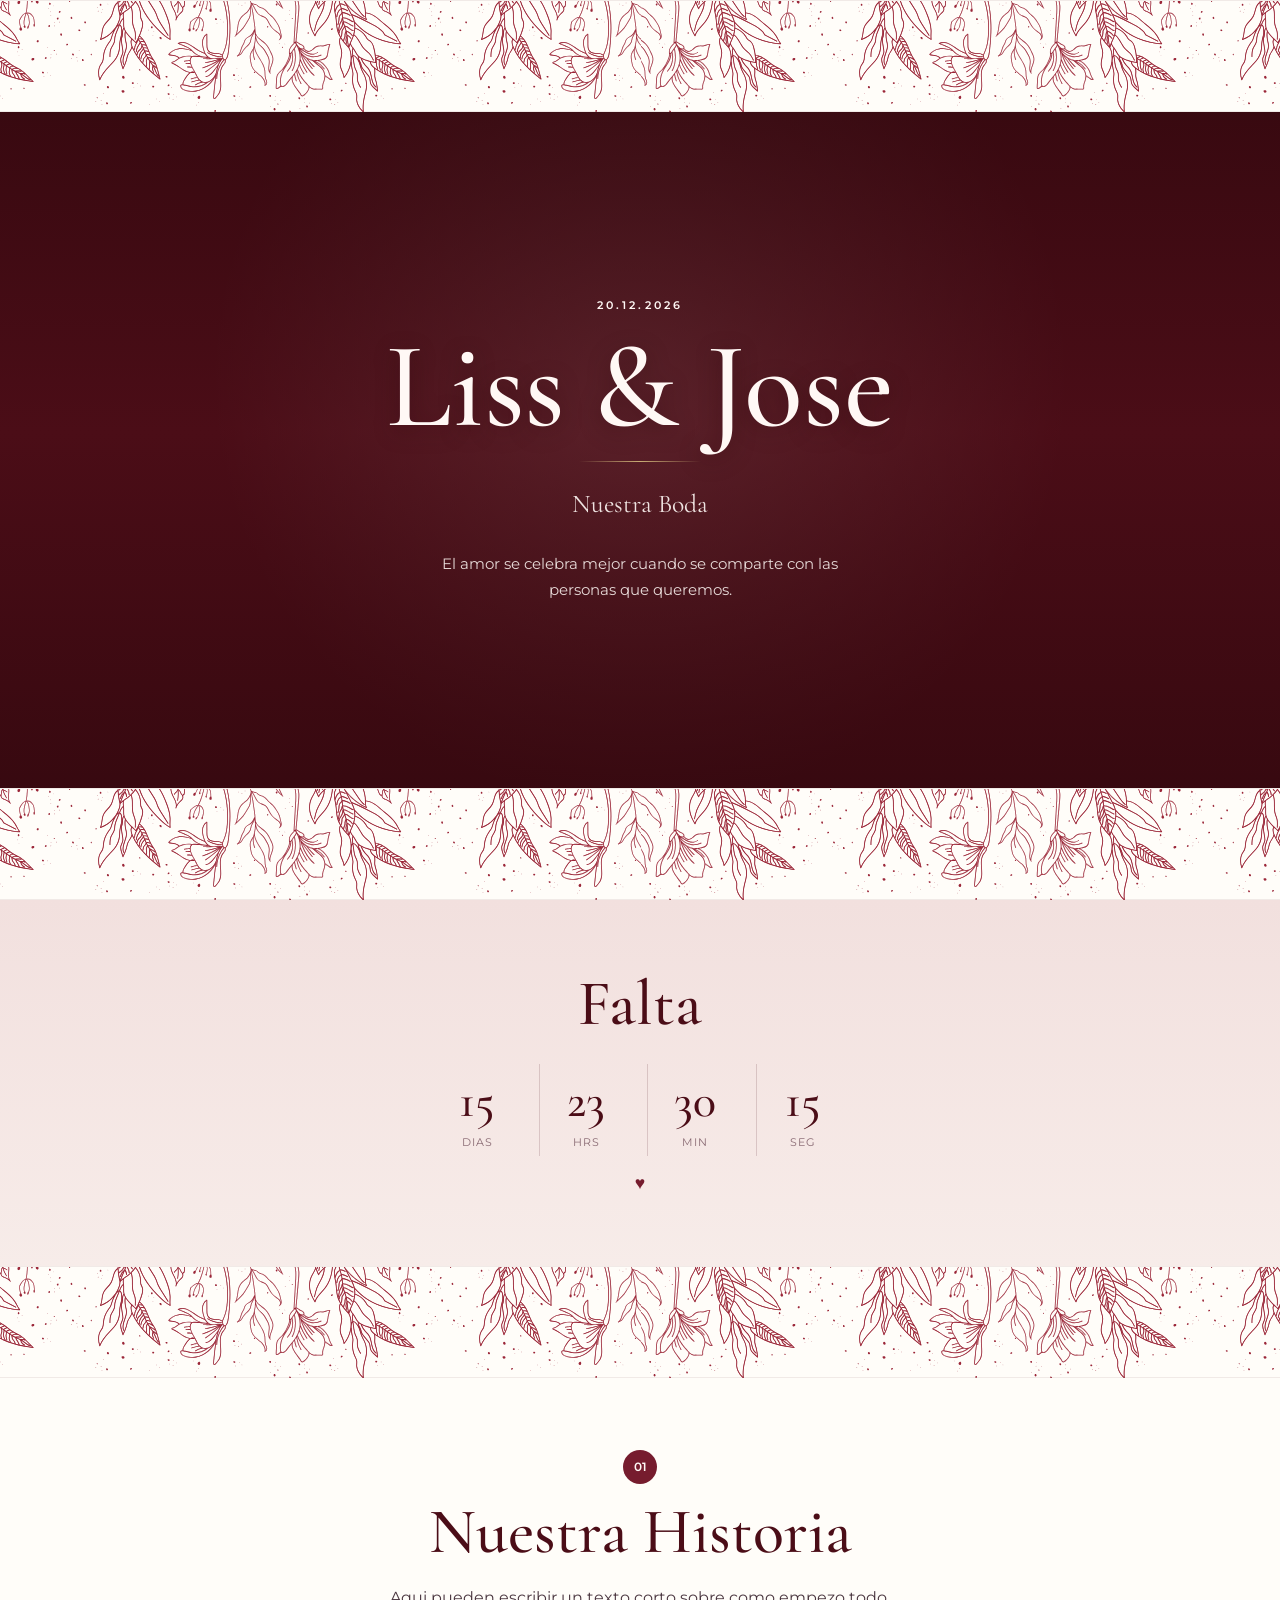
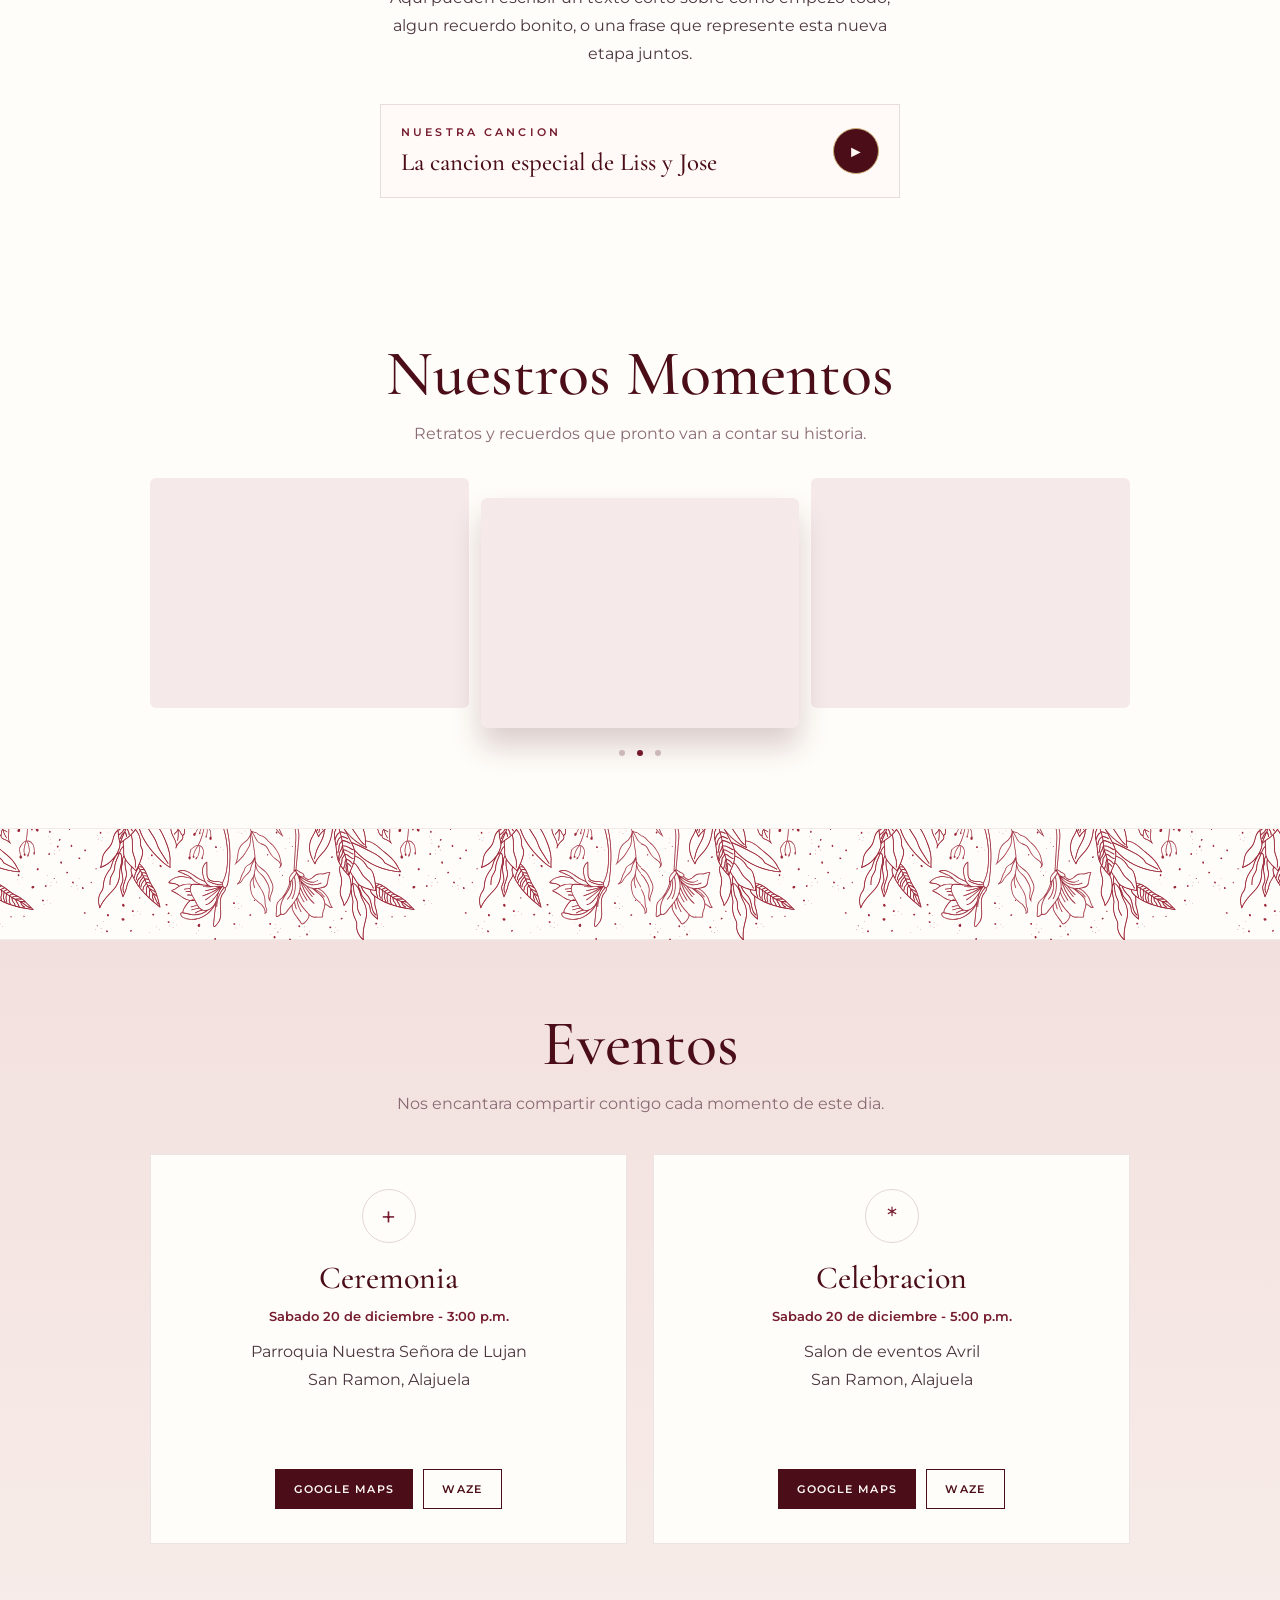
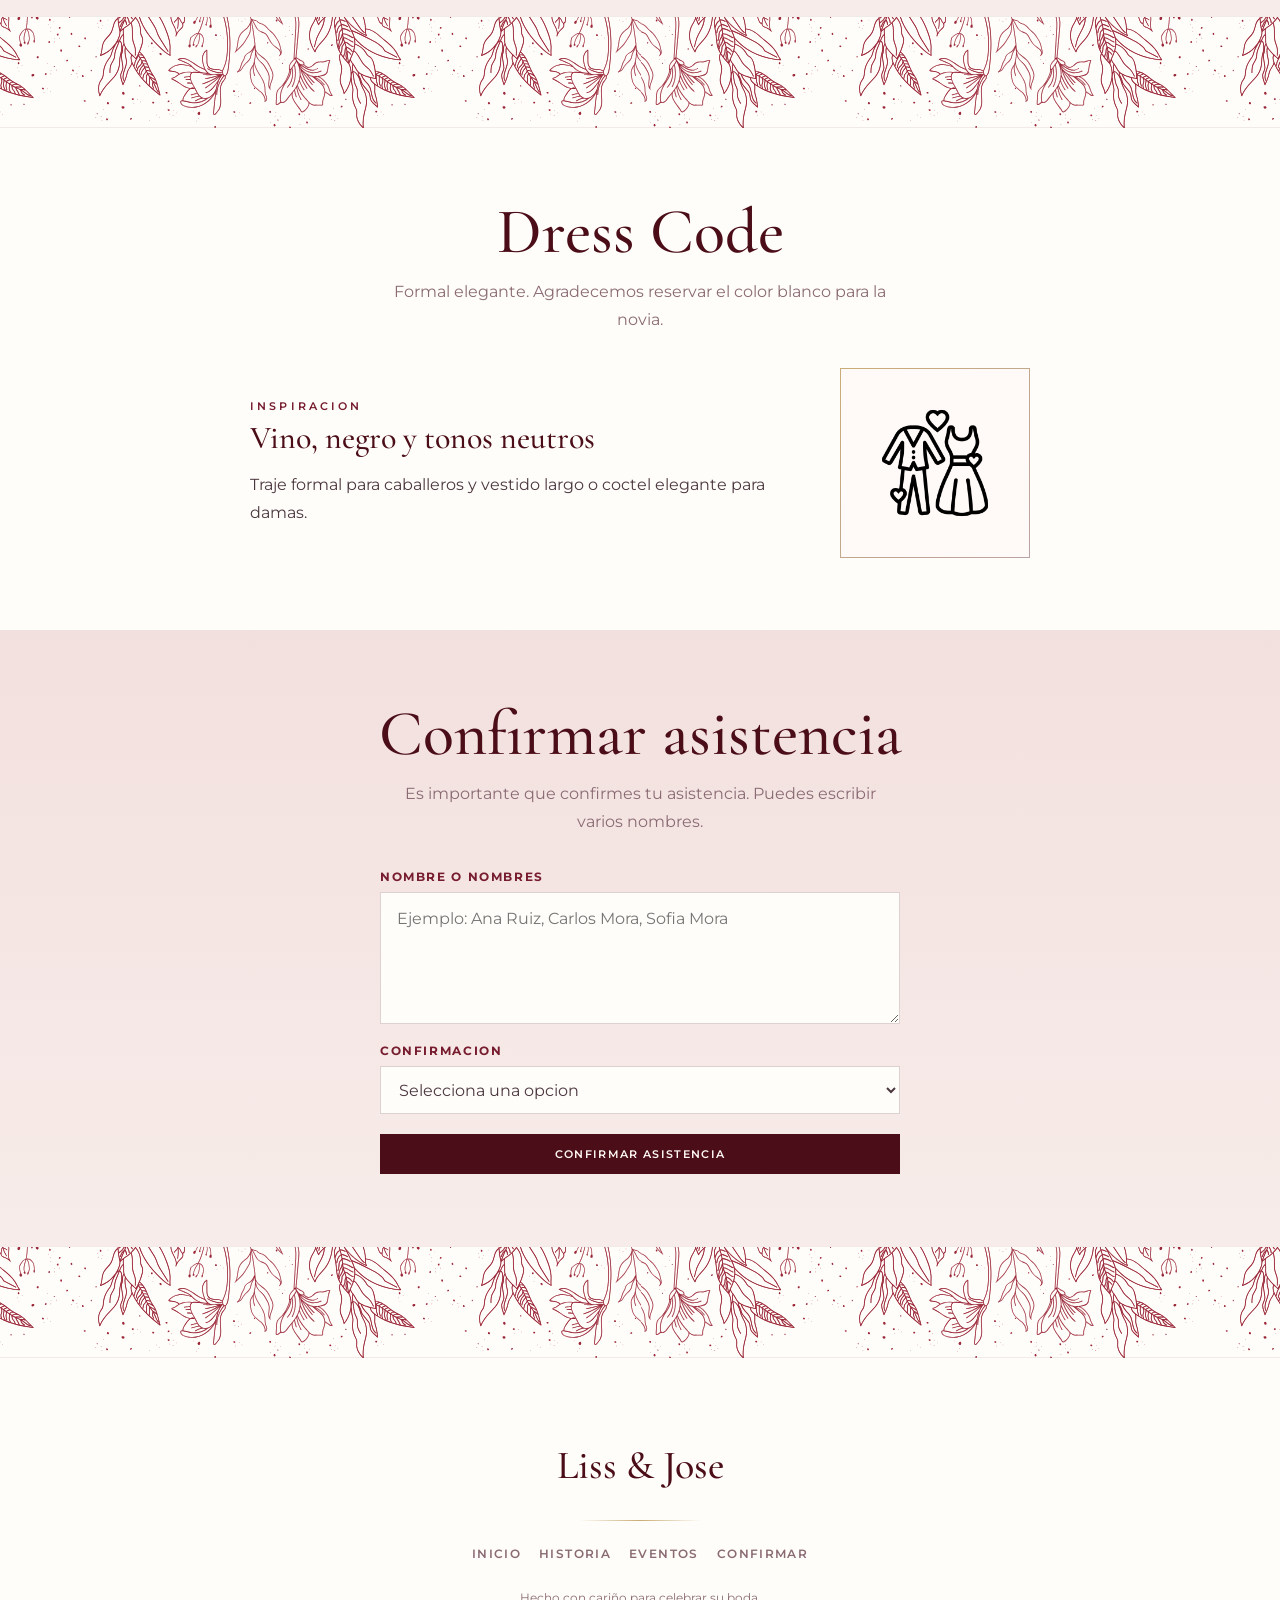
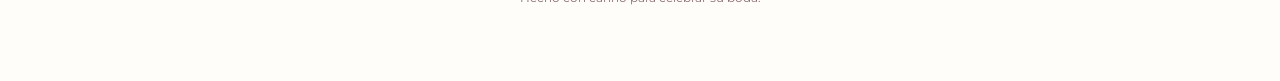
<file: invitacion-liss-jose/index.html>
<!DOCTYPE html>
<html lang="es">
<head>
  <meta charset="UTF-8">
  <meta name="viewport" content="width=device-width, initial-scale=1.0">
  <title>Boda de Liss y Jose</title>
  <meta name="description" content="Invitacion a la boda de Liss y Jose">
  <link rel="preconnect" href="https://fonts.googleapis.com">
  <link rel="preconnect" href="https://fonts.gstatic.com" crossorigin>
  <link href="https://fonts.googleapis.com/css2?family=Cormorant+Garamond:ital,wght@0,400;0,600;1,500&family=Montserrat:wght@300;400;500;600&display=swap" rel="stylesheet">
  <link rel="stylesheet" href="styles.css">
</head>
<body>
  <main class="invite-shell">
    <section class="hero section-pad" id="inicio">
      <div class="floral-band floral-band-top" aria-hidden="true"></div>
      <div class="hero-photo" aria-hidden="true"></div>
      <div class="hero-overlay"></div>
      <div class="hero-content reveal">
        <p class="eyebrow">20.12.2026</p>
        <h1>Liss & Jose</h1>
        <span class="ornament-line"></span>
        <p class="subtitle">Nuestra Boda</p>
        <p class="hero-note">El amor se celebra mejor cuando se comparte con las personas que queremos.</p>
      </div>
      <div class="floral-band floral-band-bottom" aria-hidden="true"></div>
    </section>

    <section class="countdown section-pad soft-section reveal" aria-labelledby="countdown-title">
      <h2 id="countdown-title">Falta</h2>
      <div class="countdown-grid" id="countdown" aria-live="polite">
        <div class="time-card"><strong id="days">00</strong><span>dias</span></div>
        <div class="time-card"><strong id="hours">00</strong><span>hrs</span></div>
        <div class="time-card"><strong id="minutes">00</strong><span>min</span></div>
        <div class="time-card"><strong id="seconds">00</strong><span>seg</span></div>
      </div>
      <span class="heart" aria-hidden="true">&hearts;</span>
    </section>

    <div class="floral-band" aria-hidden="true"></div>

    <section class="story section-pad reveal" id="historia" aria-labelledby="story-title">
      <p class="section-number">01</p>
      <h2 id="story-title">Nuestra Historia</h2>
      <p>
        Aqui pueden escribir un texto corto sobre como empezo todo, algun recuerdo bonito,
        o una frase que represente esta nueva etapa juntos.
      </p>
      <div class="music-card">
        <div>
          <span class="mini-label">Nuestra cancion</span>
          <strong>La cancion especial de Liss y Jose</strong>
        </div>
        <button class="icon-button" id="musicToggle" type="button" aria-label="Reproducir o pausar cancion">&#9658;</button>
        <audio id="song" preload="none">
          <source src="https://www.soundhelix.com/examples/mp3/SoundHelix-Song-1.mp3" type="audio/mpeg">
        </audio>
      </div>
    </section>

    <section class="moments section-pad reveal" id="momentos" aria-labelledby="moments-title">
      <h2 id="moments-title">Nuestros Momentos</h2>
      <p class="section-intro">Retratos y recuerdos que pronto van a contar su historia.</p>
      <div class="photo-grid">
        <figure>
          <video src="../imagenes/wedding-photo-animation-gif-download-5827058.mp4" autoplay muted loop playsinline></video>
        </figure>
        <figure class="featured-photo">
          <video src="../imagenes/wedding-photo-animation-gif-download-5827058.mp4" autoplay muted loop playsinline></video>
        </figure>
        <figure>
          <video src="../imagenes/wedding-photo-animation-gif-download-5827058.mp4" autoplay muted loop playsinline></video>
        </figure>
      </div>
      <div class="dots" aria-hidden="true"><span></span><span></span><span></span></div>
    </section>

    <div class="floral-band" aria-hidden="true"></div>

    <section class="events section-pad soft-section reveal" id="eventos" aria-labelledby="events-title">
      <h2 id="events-title">Eventos</h2>
      <p class="section-intro">Nos encantara compartir contigo cada momento de este dia.</p>
      <div class="event-list">
        <article class="event-card">
          <div class="event-icon" aria-hidden="true">+</div>
          <h3>Ceremonia</h3>
          <p class="event-meta">Sabado 20 de diciembre - 3:00 p.m.</p>
          <p>Parroquia Nuestra Se&ntilde;ora de Lujan<br>San Ramon, Alajuela</p>
          <div class="button-row">
            <a class="primary-button" href="https://maps.google.com" target="_blank" rel="noreferrer">Google Maps</a>
            <a class="secondary-button" href="https://waze.com/ul" target="_blank" rel="noreferrer">Waze</a>
          </div>
        </article>
        <article class="event-card">
          <div class="event-icon" aria-hidden="true">*</div>
          <h3>Celebracion</h3>
          <p class="event-meta">Sabado 20 de diciembre - 5:00 p.m.</p>
          <p>Salon de eventos Avril<br>San Ramon, Alajuela</p>
          <div class="button-row">
            <a class="primary-button" href="https://maps.google.com" target="_blank" rel="noreferrer">Google Maps</a>
            <a class="secondary-button" href="https://waze.com/ul" target="_blank" rel="noreferrer">Waze</a>
          </div>
        </article>
      </div>
    </section>

    <div class="floral-band" aria-hidden="true"></div>

    <section class="dress-code section-pad reveal" id="dress-code" aria-labelledby="dress-title">
      <h2 id="dress-title">Dress Code</h2>
      <p class="section-intro">Formal elegante. Agradecemos reservar el color blanco para la novia.</p>
      <div class="dress-layout">
        <div class="dress-copy">
          <span class="mini-label">Inspiracion</span>
          <h3>Vino, negro y tonos neutros</h3>
          <p>Traje formal para caballeros y vestido largo o coctel elegante para damas.</p>
        </div>
        <img src="../imagenes/atuendo.png" alt="Ejemplo de atuendo formal para la boda">
      </div>
    </section>

    <section class="rsvp section-pad soft-section reveal" id="confirmar" aria-labelledby="rsvp-title">
      <h2 id="rsvp-title">Confirmar asistencia</h2>
      <p class="section-intro">Es importante que confirmes tu asistencia. Puedes escribir varios nombres.</p>
      <form id="rsvpForm" class="rsvp-form">
        <label>
          <span>Nombre o nombres</span>
          <textarea id="guestNames" name="guestNames" rows="4" placeholder="Ejemplo: Ana Ruiz, Carlos Mora, Sofia Mora" required></textarea>
        </label>
        <label>
          <span>Confirmacion</span>
          <select id="attendance" name="attendance" required>
            <option value="">Selecciona una opcion</option>
            <option value="si">Si, asistiremos</option>
            <option value="no">No podremos asistir</option>
          </select>
        </label>
        <button class="primary-button submit-button" type="submit">Confirmar asistencia</button>
      </form>
      <div class="success-message" id="successMessage" hidden></div>
    </section>

    <div class="floral-band" aria-hidden="true"></div>

    <footer class="footer section-pad">
      <p class="footer-brand">Liss & Jose</p>
      <span class="ornament-line"></span>
      <nav aria-label="Secciones de la invitacion">
        <a href="#inicio">Inicio</a>
        <a href="#historia">Historia</a>
        <a href="#eventos">Eventos</a>
        <a href="#confirmar">Confirmar</a>
      </nav>
      <p class="credits">Hecho con cari&ntilde;o para celebrar su boda.</p>
    </footer>
  </main>

  <script src="script.js"></script>
  <script>
document.addEventListener("DOMContentLoaded", function () {
    // Configuración del observador
    const observerOptions = {
        root: null,          // Utiliza la ventana del navegador
        rootMargin: "0px",
        threshold: 0.15      // El elemento se activa cuando el 15% es visible en pantalla
    };

    const revealOnScroll = new IntersectionObserver((entries, observer) => {
        entries.forEach(entry => {
            if (entry.isIntersecting) {
                // Añade la clase que activa la animación
                entry.target.classList.add("is-visible");
                // Deja de observar el elemento para que la animación solo ocurra una vez
                observer.unobserve(entry.target);
            }
        });
    }, observerOptions);

    // Selecciona todos los elementos con la clase .reveal y los asigna al observador
    const revealElements = document.querySelectorAll(".reveal");
    revealElements.forEach(el => revealOnScroll.observe(el));
});
</script>
</body>
</html>
</file>
<file: invitacion-liss-jose/styles.css>
:root {
  --wine-950: #2a060b;
  --wine-900: #4b0d17;
  --wine-700: #761c2e;
  --wine-500: #a54658;
  --rose-100: #f5e9ea;
  --rose-50: #fbf6f4;
  --paper: #fffdf9;
  --mist: #f2e0de;
  --gold: #c9ad75;
  --ink: #4b3740;
  --muted: #8a6b74;
  --shadow: 0 22px 55px rgba(75, 13, 23, 0.18);
}

/* CORREGIDO: Selector universal */
*,
*::before,
*::after {
  box-sizing: border-box;
}

html {
  scroll-behavior: smooth;
}

body {
  margin: 0;
  min-height: 100vh;
  color: var(--ink);
  background: var(--rose-100);
  font-family: "Montserrat", Arial, sans-serif;
}

body::before {
  content: "";
  position: fixed;
  inset: 0;
  pointer-events: none;
  background-image: radial-gradient(rgba(75, 13, 23, 0.08) 1px, transparent 1px);
  background-size: 24px 24px;
  opacity: 0.28;
}

img,
video {
  max-width: 100%;
  display: block;
}

a {
  color: inherit;
}

button,
input,
select,
textarea {
  font: inherit;
}

.invite-shell {
  width: 100%;
  margin: 0 auto;
  overflow: hidden;
  background: var(--paper);
}

.section-pad {
  padding: 72px clamp(20px, 5vw, 72px);
}

h1,
h2,
h3,
.footer-brand {
  margin: 0;
  color: var(--wine-900);
  font-family: "Cormorant Garamond", Georgia, serif;
  font-weight: 500;
  letter-spacing: 0;
}

h1 {
  font-size: clamp(3.2rem, 12vw, 7.6rem);
  line-height: 0.9;
  color: #fff8f5;
  text-shadow: 0 5px 22px rgba(42, 6, 11, 0.38);
}

h2 {
  font-size: clamp(2.2rem, 8vw, 4rem);
  line-height: 1;
  text-align: center;
}

h3 {
  font-size: 2rem;
  line-height: 1.05;
}

p {
  line-height: 1.75;
}

.hero {
  position: relative;
  min-height: 100dvh; /* MEJORADO: Adapta exacto a la pantalla móvil */
  display: grid;
  place-items: center;
  overflow: hidden;
  color: #fff8f5;
  text-align: center;
  background: var(--wine-900);
}

.hero-photo,
.hero-overlay {
  position: absolute;
  inset: 0;
  width: 100%;
  height: 100%;
}

/* CORREGIDO: Sintaxis de filter */
.hero-photo {
  background-image: url("https://images.unsplash.com/photo-1519741497674-611481863552?auto=format&fit=crop&w=1920&q=80");
  background-size: cover;
  background-position: center 25%;
  opacity: 0.7;
  filter: sepia(0.12) saturate(0.82) contrast(0.96);
}

.hero-overlay {
  background:
    linear-gradient(180deg, rgba(42, 6, 11, 0.76), rgba(75, 13, 23, 0.44) 48%, rgba(42, 6, 11, 0.78)),
    radial-gradient(circle at 50% 42%, rgba(255, 244, 238, 0.16), transparent 52%);
}

.hero-content {
  position: relative;
  z-index: 2;
  width: min(100%, 720px);
  padding: 60px 22px;
}

.eyebrow,
.mini-label {
  margin: 0 0 16px;
  color: inherit;
  font-size: 0.7rem;
  font-weight: 600;
  letter-spacing: 0.28em;
  text-transform: uppercase;
}

.subtitle {
  margin: 20px 0 24px;
  color: rgba(255, 248, 245, 0.9);
  font-family: "Cormorant Garamond", Georgia, serif;
  font-size: 1.6rem;
}

.hero-note {
  width: min(100%, 420px);
  margin: 0 auto;
  color: rgba(255, 248, 245, 0.86);
  font-size: 0.95rem;
}

.ornament-line {
  display: block;
  width: 122px;
  height: 1px;
  margin: 20px auto 0;
  background: linear-gradient(90deg, transparent, var(--gold), transparent);
}

.floral-band {
  min-height: 112px;
  background-image: url("assets/magnolias-divisor-wine.svg");
  background-color: #fffdf9;
  background-size: auto 112px;
  background-repeat: repeat-x;
  background-position: center top;
  border-block: 1px solid rgba(75, 13, 23, 0.08);
}

.floral-band-top,
.floral-band-bottom {
  position: absolute;
  left: 0;
  right: 0;
  z-index: 3;
}

.floral-band-top {
  top: 0;
}

.floral-band-bottom {
  bottom: 0;
}

.soft-section {
  background: linear-gradient(180deg, var(--mist), #f7ece9);
}

.countdown {
  text-align: center;
}

.countdown-grid {
  display: grid;
  grid-template-columns: repeat(4, minmax(0, 1fr));
  gap: 14px;
  width: min(100%, 420px);
  margin: 28px auto 16px;
}

.time-card {
  min-height: 92px;
  display: grid;
  place-items: center;
  align-content: center;
  gap: 5px;
  border-left: 1px solid rgba(75, 13, 23, 0.16);
}

.time-card:first-child {
  border-left: 0;
}

.time-card strong {
  color: var(--wine-900);
  font-family: "Cormorant Garamond", Georgia, serif;
  font-size: clamp(2rem, 8vw, 3rem);
  font-weight: 500;
}

.time-card span {
  color: var(--muted);
  font-size: 0.68rem;
  letter-spacing: 0.08em;
  text-transform: uppercase;
}

.heart {
  color: var(--wine-700);
  font-size: 1.1rem;
}

.story {
  text-align: center;
}

.story > p:not(.section-number) {
  width: min(100%, 520px);
  margin: 20px auto 0;
}

.section-number {
  width: 34px;
  height: 34px;
  display: grid;
  place-items: center;
  margin: 0 auto 16px;
  border-radius: 999px;
  background: var(--wine-700);
  color: #fff8f5;
  font-size: 0.76rem;
  font-weight: 600;
}

.section-intro {
  width: min(100%, 520px);
  margin: 14px auto 30px;
  color: var(--muted);
  text-align: center;
}

.music-card {
  width: min(100%, 520px);
  min-height: 92px;
  display: flex;
  align-items: center;
  justify-content: space-between;
  gap: 20px;
  margin: 36px auto 0;
  padding: 20px;
  border: 1px solid rgba(75, 13, 23, 0.12);
  background: #fffaf7;
  text-align: left;
}

.music-card .mini-label,
.dress-copy .mini-label {
  display: block;
  margin: 0 0 8px;
  color: var(--wine-700);
}

.music-card strong {
  color: var(--wine-900);
  font-family: "Cormorant Garamond", Georgia, serif;
  font-size: 1.55rem;
  font-weight: 500;
}

.icon-button {
  width: 46px;
  height: 46px;
  flex: 0 0 46px;
  border: 1px solid var(--gold);
  border-radius: 999px;
  color: #fff8f5;
  background: var(--wine-900);
  cursor: pointer;
}

.moments {
  background: var(--paper);
}

.photo-grid {
  display: grid;
  grid-template-columns: repeat(3, 1fr);
  gap: 12px;
  align-items: stretch;
  width: min(100%, 980px);
  margin: 0 auto;
}

.photo-grid figure {
  margin: 0;
  min-height: 230px;
  overflow: hidden;
  background: var(--rose-100);
  border-radius: 6px;
}

/* MEJORADO: Ajuste de fotos uniforme */
.photo-grid img,
.photo-grid video {
  width: 100%;
  height: 100%;
  object-fit: cover;
}

.featured-photo {
  transform: translateY(20px);
  box-shadow: 0 18px 30px rgba(75, 13, 23, 0.2);
}

.dots {
  display: flex;
  justify-content: center;
  gap: 12px;
  margin-top: 42px;
}

.dots span {
  width: 6px;
  height: 6px;
  border-radius: 50%;
  background: rgba(75, 13, 23, 0.24);
}

.dots span:nth-child(2) {
  background: var(--wine-700);
}

.event-list {
  display: grid;
  grid-template-columns: repeat(2, minmax(0, 1fr));
  gap: 26px;
  width: min(100%, 980px);
  margin-top: 36px;
  margin-inline: auto;
}

.event-card {
  min-height: 390px;
  display: flex;
  flex-direction: column;
  align-items: center;
  padding: 34px 24px;
  background: #fffdf9;
  border: 1px solid rgba(75, 13, 23, 0.1);
  text-align: center;
}

.event-icon {
  width: 54px;
  height: 54px;
  display: grid;
  place-items: center;
  margin-bottom: 18px;
  border: 1px solid rgba(75, 13, 23, 0.16);
  border-radius: 999px;
  color: var(--wine-700);
  font-size: 1.6rem;
}

.event-card p {
  margin: 10px 0 0;
}

.event-meta {
  color: var(--wine-700);
  font-size: 0.82rem;
  font-weight: 600;
}

.button-row {
  display: flex;
  flex-wrap: wrap;
  justify-content: center;
  gap: 10px;
  margin-top: auto;
  padding-top: 24px;
}

.primary-button,
.secondary-button {
  min-height: 40px;
  display: inline-flex;
  align-items: center;
  justify-content: center;
  padding: 11px 18px;
  border: 1px solid var(--wine-900);
  text-decoration: none;
  text-transform: uppercase;
  letter-spacing: 0.12em;
  font-size: 0.7rem;
  font-weight: 600;
  transition: transform 180ms ease, background 180ms ease, color 180ms ease;
}

.primary-button {
  color: #fff8f5;
  background: var(--wine-900);
}

.secondary-button {
  color: var(--wine-900);
  background: transparent;
}

.primary-button:hover,
.secondary-button:hover,
.icon-button:hover {
  transform: translateY(-2px);
}

.secondary-button:hover {
  color: #fff8f5;
  background: var(--wine-900);
}

.dress-code {
  background: var(--paper);
}

.dress-layout {
  display: grid;
  grid-template-columns: minmax(0, 1fr) 190px;
  align-items: center;
  gap: 34px;
  width: min(100%, 780px);
  margin: 34px auto 0;
}

.dress-copy {
  text-align: left;
}

.dress-copy p {
  margin-bottom: 0;
}

.dress-layout img {
  width: 190px;
  aspect-ratio: 1;
  object-fit: contain;
  padding: 20px;
  background:
    linear-gradient(#fffaf7, #fffaf7) padding-box,
    linear-gradient(135deg, var(--gold), rgba(75, 13, 23, 0.38)) border-box;
  border: 1px solid transparent;
}

.rsvp-form {
  width: min(100%, 520px);
  display: grid;
  gap: 20px;
  margin: 34px auto 0;
}

.rsvp-form label {
  display: grid;
  gap: 8px;
  text-align: left;
}

.rsvp-form span {
  color: var(--wine-700);
  font-size: 0.72rem;
  font-weight: 700;
  letter-spacing: 0.14em;
  text-transform: uppercase;
}

.rsvp-form textarea,
.rsvp-form select {
  width: 100%;
  border: 1px solid rgba(75, 13, 23, 0.18);
  background: #fffdf9;
  color: var(--ink);
  outline: none;
}

.rsvp-form textarea {
  min-height: 132px;
  resize: vertical;
  padding: 16px;
}

.rsvp-form select {
  min-height: 48px;
  padding: 0 14px;
}

.rsvp-form textarea:focus,
.rsvp-form select:focus {
  border-color: var(--wine-700);
  box-shadow: 0 0 0 3px rgba(118, 28, 46, 0.12);
}

.submit-button {
  width: 100%;
  border-radius: 0;
  cursor: pointer;
}

.success-message {
  width: min(100%, 520px);
  margin: 24px auto 0;
  padding: 18px;
  border: 1px solid rgba(75, 13, 23, 0.14);
  background: rgba(255, 253, 249, 0.78);
  color: var(--wine-900);
  text-align: center;
  line-height: 1.6;
}

.footer {
  background: var(--paper);
  text-align: center;
}

.footer-brand {
  font-size: 2.5rem;
}

.footer nav {
  display: flex;
  flex-wrap: wrap;
  justify-content: center;
  gap: 18px;
  margin: 26px 0;
}

.footer a {
  color: var(--muted);
  font-size: 0.72rem;
  font-weight: 600;
  letter-spacing: 0.12em;
  text-decoration: none;
  text-transform: uppercase;
}

.credits {
  margin: 0;
  color: var(--muted);
  font-size: 0.78rem;
}

.reveal {
  opacity: 0;
  transform: translateY(18px);
  transition: opacity 600ms ease, transform 600ms ease;
}

.reveal.is-visible {
  opacity: 1;
  transform: translateY(0);
}

/* MEDIA QUERIES OPTIMIZADAS */
@media (max-width: 640px) {
  .section-pad {
    padding: 52px 20px;
  }

  .hero {
    min-height: 100dvh;
  }

  .floral-band {
    min-height: 86px;
    background-size: auto 86px;
  }

  .countdown-grid {
    gap: 4px;
  }

  .time-card {
    min-height: 78px;
  }

  .photo-grid {
    grid-template-columns: 1fr;
  }

  .photo-grid figure,
  .featured-photo {
    min-height: 260px;
    transform: none;
  }

  .event-list,
  .dress-layout {
    grid-template-columns: 1fr;
  }

  .dress-copy {
    text-align: center;
  }

  .dress-layout img {
    justify-self: center;
  }

  .button-row {
    width: 100%;
  }

  .primary-button,
  .secondary-button {
    flex: 1 1 150px;
  }
  /* ==========================================
   EFECTO DE APARICIÓN AL HACER SCROLL (REVEAL)
   ========================================== */

/* Estado inicial: Oculto y desplazado 30px hacia abajo */
.reveal {
    opacity: 0;
    transform: translateY(30px);
    transition: opacity 0.8s cubic-bezier(0.16, 1, 0.3, 1), 
                transform 0.8s cubic-bezier(0.16, 1, 0.3, 1);
    will-change: opacity, transform;
}

/* Estado activo: Se vuelve visible y regresa a su posición original */
.reveal.is-visible {
    opacity: 1;
    transform: translateY(0);
}

/* Opcional: Retardos para que varias tarjetas aparezcan en secuencia (efecto cascada) */
.delay-1 { transition-delay: 0.15s; }
.delay-2 { transition-delay: 0.30s; }
.delay-3 { transition-delay: 0.45s; }
}
</file>
